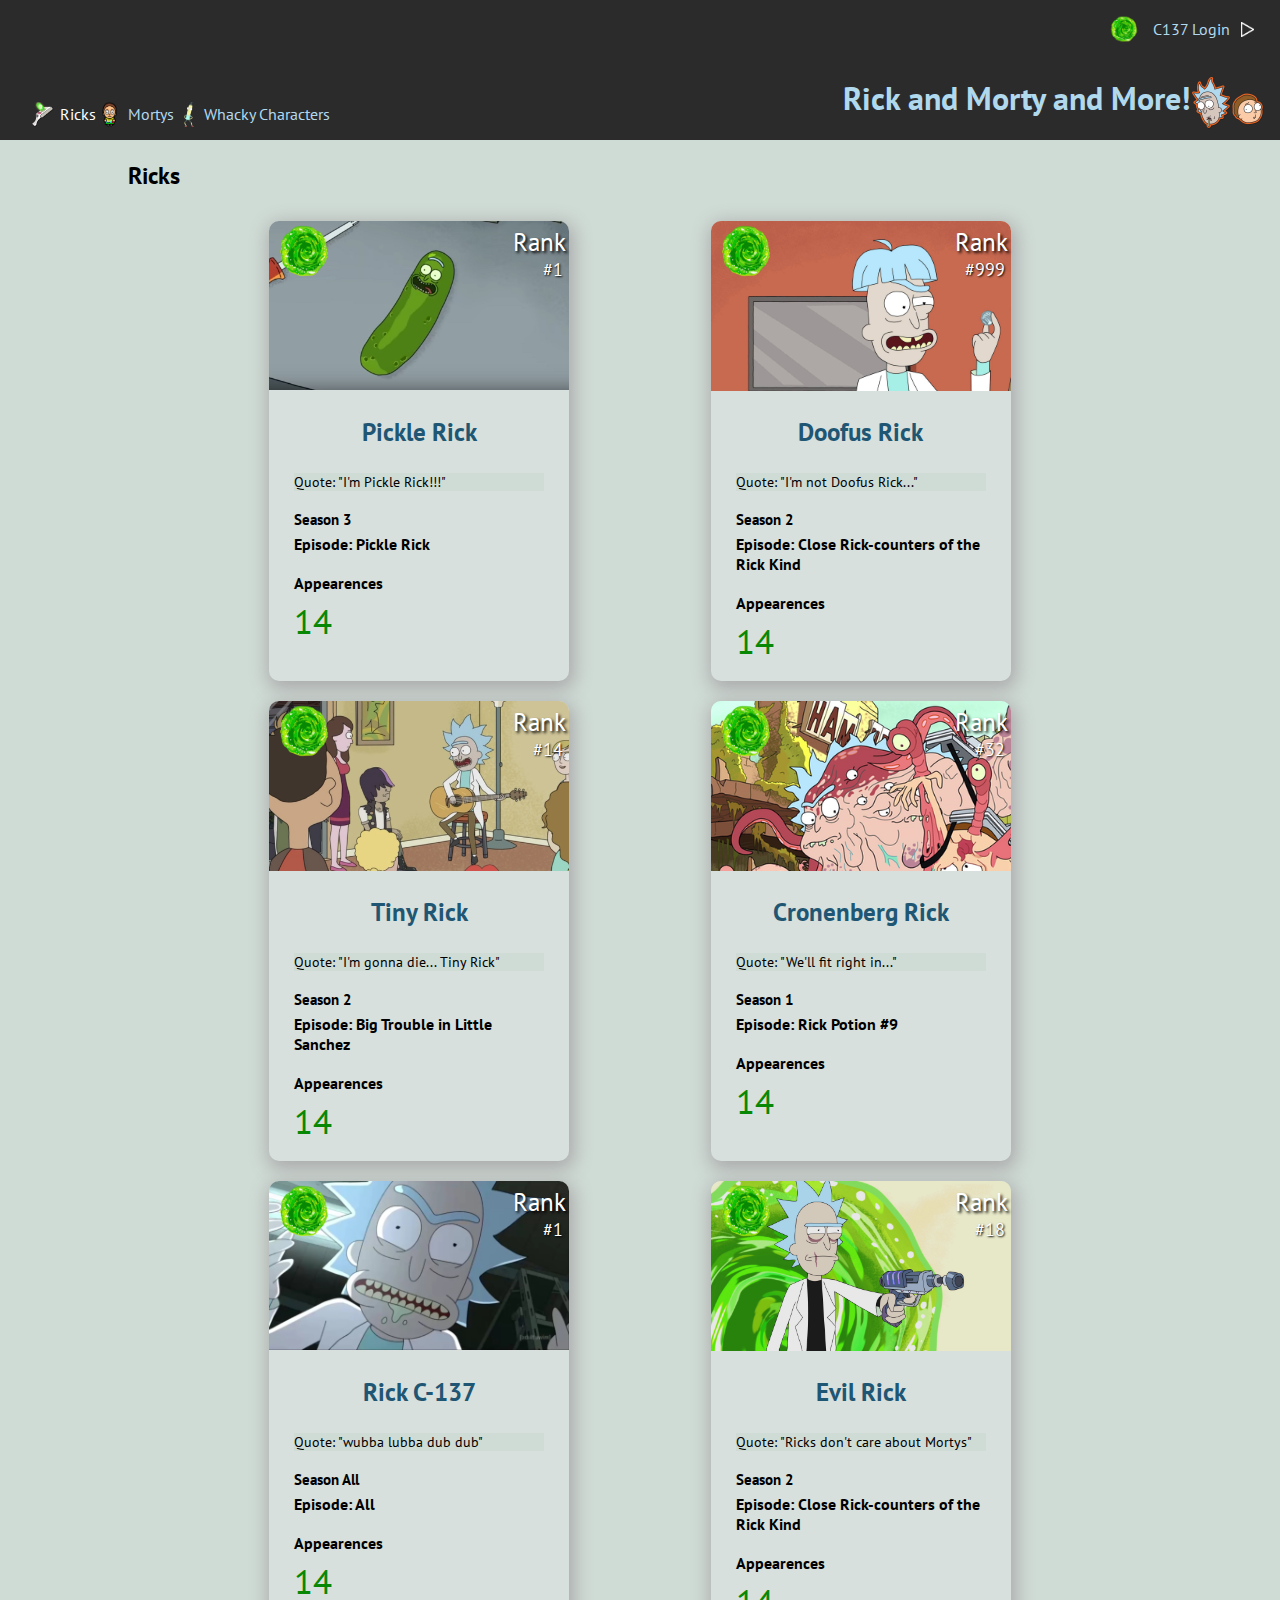
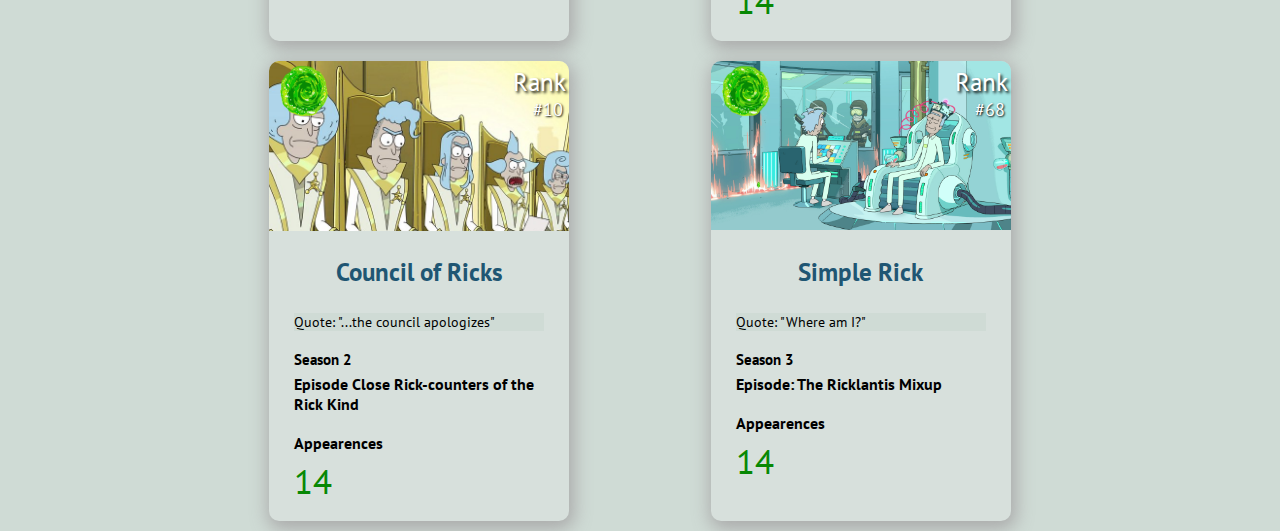
<file: index.html>
<!DOCTYPE html>
<html>
<head>
  <meta name="viewport" content="width=device-width, initial-scale=1">
  <link rel="stylesheet" type="text/css" href="style.css">
  <link href="https://fonts.googleapis.com/css?family=PT+Sans" rel="stylesheet">
  <link rel="icon" href="assets/portal1.png">
  <title>Static Comp 2</title>
</head>
<body>
  <header>
    <article class="tabs">
      <div class="rick-tab">
        <img src="assets/sz1nfssmu4cx.png" alt="Ricks portal gun icon" class="rick-icon">
        <p class="tab-p"> Ricks </p>
      </div>
      <div class="morty-tab">
        <img src="assets/75552.png" alt="Pocket Morty icon" class="morty-icon">
        <p class="tab-p"> Mortys </p>
      </div>
      <div class="whacky-tab">
        <img src="assets/Mr_poopy_butthole.png" class="whacky-icon" alt="Mr. Poopy Butthole">
        <p class="tab-p"> Whacky Characters </p> 
    </div>
    </article>
    <article class="right-nav">
      <div class="log-in">
        <img src="assets/portal1.png" alt="Rick Portal" class="login-icon">
        <p class="login-p"> C137 Login</p>
        <img class="drop-down" src="assets/triangle.png">
      </div>
      <div class="title">
        <h1 class="web-title"> Rick and Morty and More! </h1>
        <img src="assets/1_974efe90-6b8e-4185-a177-89e1fbd68b3f_grande.png" alt="Rick and Morty logo" class="logo-img">
      </div>
    </article>
  </header>
    <h2 class="main-head"> Ricks </h2>
  <section class="rick-cards">
    <article class="rick-card rick1">
        <div class="card-header">
          <img src="assets/portal1.png" class="portal-image">
          <div>
            <p class="rank">Rank</p> 
            <p class="ranking">  #1 </p>
          </div>
        </div>
      <div class="card-content">
        <h3> Pickle Rick </h3>
        <p class="quote"> Quote: "I'm Pickle Rick!!!"
        <h4 class="season"> Season 3</h4>
        <h4 class="episode"> Episode: Pickle Rick </h4>
        <h4 class="app-header"> Appearences </h4>
        <p class="appearences"> 14 </p>
      </div> 
    </article>
    <article class="rick-card rick2">
      <div class="card-header">
        <img src="assets/portal1.png" class="portal-image">
        <div>
          <p class="rank">Rank</p>
          <p class="ranking">  #999 </p>
        </div>
      </div>
      <div class="card-content">
        <h3> Doofus Rick </h3>
        <p class="quote"> Quote: "I'm not Doofus Rick..."
        <h4 class="season"> Season 2</h4>
        <h4 class="episode"> Episode: Close Rick-counters of the Rick Kind </h4>
        <h4 class="app-header"> Appearences </h4>
        <p class="appearences"> 14 </p>
      </div>
    </article>
    <article class="rick-card rick3">
      <div class="card-header">
        <img src="assets/portal1.png" class="portal-image">
        <div>
          <p class="rank"> Rank </p>
          <p class="ranking"> #14 </p>
        </div>
      </div>
      <div class="card-content">
        <h3> Tiny Rick </h3>
        <p class="quote"> Quote: "I'm gonna die... Tiny Rick"
        <h4 class="season"> Season 2</h4>
        <h4 class="episode"> Episode: Big Trouble in Little Sanchez </h4>
        <h4 class="app-header"> Appearences </h4>
        <p class="appearences"> 14 </p>
      </div>
    </article>
    <article class="rick-card rick4">
      <div class="card-header">
        <img src="assets/portal1.png" class="portal-image">
        <div>
          <p class="rank">Rank</p>
          <p class="ranking"> #32 </p>
        </div>
      </div>
      <div class="card-content">
        <h3> Cronenberg Rick </h3>
        <p class="quote"> Quote: "We'll fit right in..."
        <h4 class="season"> Season 1 </h4>
        <h4 class="episode"> Episode: Rick Potion #9 </h4>
        <h4 class="app-header"> Appearences </h4>
        <p class="appearences"> 14 </p>
      </div>  
    </article>
    <article class="rick-card rick5">
      <div class="card-header">
        <img src="assets/portal1.png" class="portal-image">
        <div>
        <p class="rank">Rank</p>
        <p class="ranking">  #1 </p>
      </div>
      </div>
      <div class="card-content">
        <h3> Rick C-137 </h3>
        <p class="quote"> Quote: "wubba lubba dub dub"
        <h4 class="season"> Season All </h4>
        <h4 class="episode"> Episode: All</h4>
        <h4 class="app-header"> Appearences </h4>
        <p class="appearences"> 14 </p> 
      </div>  
    </article>
    <article class="rick-card rick6">
      <div class="card-header">
        <img src="assets/portal1.png" class="portal-image">
        <div>
        <p class="rank">Rank</p>
        <p class="ranking"> #18 </p>
      </div>
      </div>
      <div class="card-content">
        <h3> Evil Rick </h3>
        <p class="quote"> Quote: "Ricks don't care about Mortys"
        <h4 class="season"> Season 2</h4>
        <h4 class="episode"> Episode: Close Rick-counters of the Rick Kind </h4>
        <h4 class="app-header"> Appearences </h4>
        <p class="appearences"> 14 </p>
      </div>  
    </article>
    <article class="rick-card rick7">
      <div class="card-header">
        <img src="assets/portal1.png" class="portal-image">
        <div>
        <p class="rank">Rank</p>
        <p class="ranking"> #10 </p>
      </div>
      </div>
      <div class="card-content">
        <h3> Council of Ricks</h3>
        <p class="quote"> Quote: "...the council apologizes"
        <h4 class="season"> Season 2</h4>
        <h4 class="episode"> Episode Close Rick-counters of the Rick Kind</h4>
        <h4 class="app-header"> Appearences </h4>
        <p class="appearences"> 14 </p> 
      </div>  
    </article>
    <article class="rick-card rick8">
      <div class="card-header">
        <img src="assets/portal1.png" class="portal-image">
        <div>
        <p class="rank">Rank</p>
        <p class="ranking">  #68 </p>
      </div>
      </div>
      <div class="card-content">
        <h3> Simple Rick</h3>
        <p class="quote"> Quote: "Where am I?"
        <h4 class="season"> Season 3</h4>
        <h4 class="episode"> Episode: The Ricklantis Mixup </h4>
        <h4 class="app-header"> Appearences </h4>
        <p class="appearences"> 14 </p>
      </div>  
    </article>
  </section>
</body>
</html>
</file>
<file: style.css>
* {
  font-family: 'PT Sans', sans-serif;
}

body { 
  margin: 0;
  background-color: #cfdbd5;
}

header {
  background-color: #2b2b2b;
  height: 140px;
  display: flex;
  justify-content: space-between;
}

h3 {
  text-align: center;
  font-size: 25px;
  color: #1F5673;
}

h4 {
  margin: 19px 25px;
}

p {
  margin-left: 10px;
}

.right-nav {
  display: flex;
  flex-direction: column;
  justify-content: flex-end;
  padding-right: 15px;
}

.tabs {
  display: flex;
  justify-content: space-between;
  align-items: flex-end;
  color: white;
  margin-left: 20px;
  cursor: pointer;
}

.tab-p:hover {
  color: white;
}

.tab-p {
  margin-left: 5px;
  transition: 1s;
}

.rick-icon {
  height: 25px;
  width: 25px;
}

.rick-tab {
  display: flex;
  align-items: center;
  margin-left: 10px;
}

.morty-icon {
  height: 27px;
  width: 27px;
}

.morty-tab {
  display: flex;
  align-items: center;
  color: #b1d9ee;
}

.whacky-icon {
  height: 25px;
  width: 10px;
  margin: 0 5px 0 10px;
}

.whacky-tab {
  display: flex;
  flex-wrap: wrap;
  align-items: center;
  color: #b1d9ee;
}

.title {
  display: flex;
  align-items: flex-end;
}

.web-title {
  color: #b1d9ee;
  display: inline;
}

.logo-img {
  height: 75px;
  width: 75px;
}

.login-icon {
  height: 30px;
  width: 38px;
}
.drop-down {
  height: 15px;
  width: 13px;
  margin: 0 11px;
  transition: 0.8s;
}

/*.drop-down:hover {
  transform: rotate(90deg);
}*/

.login-p {
  color: #b1d9ee;
  transition: 0.8s;
}

.log-in {
  display: flex;
  justify-content: flex-end;
  align-items: center;
  cursor: pointer;
}

.log-in:hover .drop-down {
  transform: rotate(90deg);
}

.log-in:hover .login-p {
  color: white;
}

.main-head {
  margin-left: 10%;
}

.rick-cards {
  display: flex;
  flex-wrap: wrap;
  justify-content: space-around;
  margin: auto;
  width: 69%;
  height: 90%;
}

.rick-card {
  height: 460px;
  width: 300px;
  border-radius: 10px;
  box-shadow: 2px 5px 18px 3px #AAA;
  margin: 10px;
  background-color: #d7e0dc;
  transition: 0.5s;
}

.rick-card:hover {
  box-shadow: 2px 2px 2px 3px #AAA;
}

.card-header {
  height: 37%;
  display: flex;
  justify-content: space-between;
  flex-direction: row;
  border-top-right-radius: 10px;
  border-top-left-radius: 10px;
}

.portal-image {
  height: 60px;
  width: 70px;
  transition: 2s;
}

.portal-image:hover {
  transform: rotate(1440deg);
  height: 70px;
  width: 80px;
}
.rick1 .card-header {
  background-image: url(assets/Pickle-Rick-baby.jpg);
  background-size: 100%;
  background-repeat: no-repeat;
}

.rick2 .card-header {
  background-image: url(assets/maxresdefault.jpg);
  background-size: 120%;
  background-repeat: no-repeat;
}

.rick3 .card-header {
  background-image: url(assets/tiny-rick.png);
  background-size: 128%;
  background-repeat: no-repeat;
}

.rick4 .card-header {
  background-image: url(assets/b8c.png);
  background-size: 130%;
  background-repeat: no-repeat;
}

.rick5 .card-header {
  background-image: url(assets/rick-c137.jpg);
  background-size: 100%;
  background-repeat: no-repeat;
}

.rick6 .card-header {
  background-image: url(assets/evil-rick.png);
  background-size: 100%;
  background-repeat: no-repeat;
}

.rick7 .card-header {
  background-image: url(assets/council-of-ricks.jpg);
  background-size: 100%;
  background-repeat: no-repeat;
}

.rick8 .card-header {
  background-image: url(assets/simple-rick.png);
  background-size: 100%;
  background-repeat: no-repeat;
}

.rank {
  margin: 5px 3px 0 0;
  display: block;
  text-shadow: 2px 2px 3px black;
  color: white;
  font-size: 25px;
}

.ranking {
  margin: 0 6px 5px 0;
  text-shadow: 1px 1px 2px black;
  color: white;
  font-size: 18px;
  float: right;
}

.quote { 
  background-color: #cfdbd5;
  margin: 0 25px; 
  font-size: 14px;
}

.season{
  margin-bottom: 3px;
  font-size: 15px;
}

.episode {
  margin-top: 5px;
}

.app-header {
  margin-bottom: 5px;
}

.appearences {
  margin: 0 0 0 25px;
  font-size: 35px;
  color: #078804;
}

@media (max-width: 1250px) {
  .tabs {
    flex-direction: column;
    align-items: flex-start;
    margin-left: 10px;
  }

  .whacky-tab {
    margin-right: 10px;
  }
}

@media (max-width: 630px) {
  header {
    flex-direction: column-reverse;
  }

  .tabs {
    flex-direction: row;
    margin-bottom: 10px;
  }

  .right-nav {
    flex-direction: column-reverse;
    align-items: center;
  }
}
</file>
